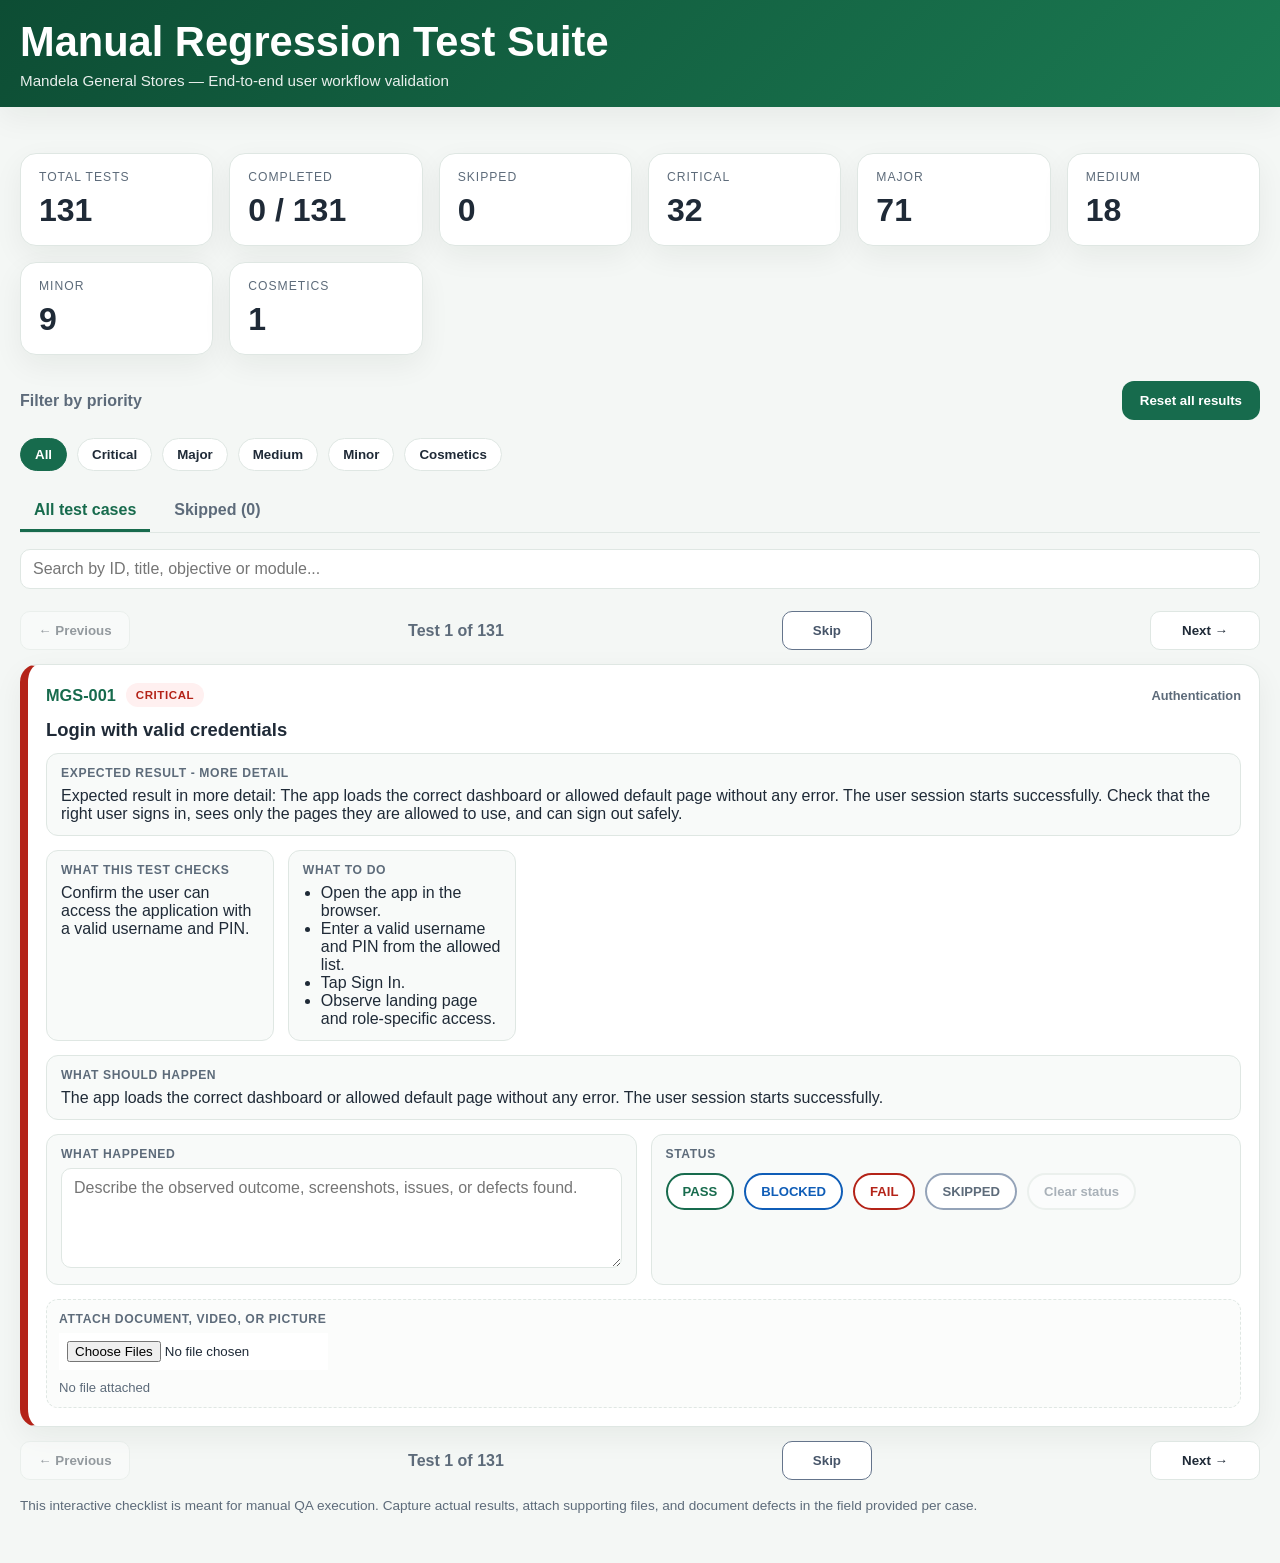
<file: manual-regression-tests.html>
<!doctype html>
<html lang="en">
  <head>
    <meta charset="UTF-8" />
    <meta name="viewport" content="width=device-width, initial-scale=1.0" />
    <title>Manual Regression Test Suite - Mandela General Stores</title>
    <style>
      :root {
        --bg: #f4f7f5;
        --card: #ffffff;
        --text: #1f2a37;
        --muted: #5d6b7a;
        --line: #dfe7e3;
        --green: #176b4d;
        --green-soft: #eaf7f1;
        --amber: #d97706;
        --amber-soft: #fff4df;
        --red: #b42318;
        --red-soft: #fff0f0;
        --blue: #0f5db7;
        --blue-soft: #edf4ff;
        --purple: #6b4ec4;
        --purple-soft: #f3eeff;
        --shadow: 0 10px 30px rgba(20, 31, 22, 0.06);
      }

      * { box-sizing: border-box; }
      html { scroll-behavior: smooth; }
      body {
        margin: 0;
        font-family: Arial, Helvetica, sans-serif;
        background: var(--bg);
        color: var(--text);
      }

      .topbar {
        position: sticky;
        top: 0;
        z-index: 10;
        background: linear-gradient(135deg, #0d4d34, #1b7a52);
        color: #fff;
        box-shadow: var(--shadow);
      }

      .topbar-inner {
        max-width: 1500px;
        margin: 0 auto;
        padding: 18px 20px;
      }

      h1 {
        margin: 0 0 6px;
        font-size: clamp(1.8rem, 2vw + 1rem, 3rem);
      }
      .subhead {
        font-size: 0.95rem;
        opacity: 0.9;
      }

      .container {
        max-width: 1500px;
        margin: 0 auto;
        padding: 24px 20px 50px;
      }

      .summary-grid {
        display: grid;
        grid-template-columns: repeat(auto-fit, minmax(180px, 1fr));
        gap: 16px;
        margin: 22px 0 26px;
      }

      .metric {
        background: var(--card);
        border: 1px solid var(--line);
        border-radius: 16px;
        box-shadow: var(--shadow);
        padding: 16px 18px;
      }
      .metric-label {
        font-size: 0.76rem;
        text-transform: uppercase;
        letter-spacing: 0.08em;
        color: var(--muted);
        margin-bottom: 8px;
      }
      .metric-value {
        font-size: 2rem;
        font-weight: 800;
      }

      .filters {
        display: flex;
        flex-wrap: wrap;
        gap: 10px;
        margin: 18px 0 20px;
      }

      .filter-btn {
        background: #fff;
        color: var(--text);
        border: 1px solid var(--line);
        border-radius: 999px;
        padding: 8px 14px;
        cursor: pointer;
        font-weight: 700;
      }
      .filter-btn.active {
        background: var(--green);
        color: #fff;
        border-color: var(--green);
      }

      .search-wrap {
        margin: 10px 0 22px;
      }
      .search-wrap input {
        width: min(100%, 420px);
        padding: 12px 14px;
        border-radius: 12px;
        border: 1px solid var(--line);
        font-size: 1rem;
      }

      .tests {
        display: grid;
        gap: 18px;
      }

      .test-card {
        background: var(--card);
        border: 1px solid var(--line);
        border-left: 8px solid #9aa7a0;
        border-radius: 18px;
        box-shadow: var(--shadow);
        padding: 18px;
        transition: background-color 0.18s ease, border-color 0.18s ease;
      }
      .test-card.result-pass {
        background: #d9f5e5;
        border-color: #38a169;
      }
      .test-card.result-blocked {
        background: #dbeafe;
        border-color: #3b82f6;
      }
      .test-card.result-fail {
        background: #fee2e2;
        border-color: #ef4444;
      }
      .test-card.result-skipped {
        background: #f1f5f9;
        border-color: #94a3b8;
      }
      .test-card[data-priority="critical"] { border-left-color: var(--red); }
      .test-card[data-priority="major"] { border-left-color: var(--amber); }
      .test-card[data-priority="medium"] { border-left-color: var(--blue); }
      .test-card[data-priority="minor"] { border-left-color: var(--purple); }
      .test-card[data-priority="cosmetics"] { border-left-color: #7f8c8d; }

      .test-header {
        display: flex;
        justify-content: space-between;
        align-items: center;
        gap: 12px;
        flex-wrap: wrap;
        margin-bottom: 12px;
      }

      .id-row {
        display: flex;
        align-items: center;
        gap: 10px;
        flex-wrap: wrap;
      }

      .test-id {
        font-weight: 800;
        color: var(--green);
        font-size: 1.02rem;
      }

      .priority {
        display: inline-block;
        font-size: 0.72rem;
        font-weight: 800;
        letter-spacing: 0.05em;
        text-transform: uppercase;
        border-radius: 999px;
        padding: 6px 10px;
      }
      .priority.critical { background: var(--red-soft); color: var(--red); }
      .priority.major { background: var(--amber-soft); color: var(--amber); }
      .priority.medium { background: var(--blue-soft); color: var(--blue); }
      .priority.minor { background: var(--purple-soft); color: var(--purple); }
      .priority.cosmetics { background: #eef2f4; color: #4a5565; }

      .test-title {
        font-size: 1.15rem;
        font-weight: 800;
        margin: 8px 0 12px;
      }

      .info-grid {
        display: grid;
        grid-template-columns: repeat(auto-fit, minmax(220px, 1fr));
        gap: 14px;
        margin-bottom: 8px;
      }

      .field-box {
        background: #f8faf9;
        border: 1px solid var(--line);
        border-radius: 12px;
        padding: 12px 14px;
      }
      .field-label {
        display: block;
        font-weight: 800;
        font-size: 0.76rem;
        color: var(--muted);
        text-transform: uppercase;
        letter-spacing: 0.05em;
        margin-bottom: 7px;
      }
      .field-box p, .field-box ul {
        margin: 0;
        color: var(--text);
      }
      .field-box ul {
        padding-left: 18px;
      }

      textarea, input[type="text"], select {
        width: 100%;
        border: 1px solid var(--line);
        border-radius: 10px;
        padding: 10px 12px;
        font: inherit;
        background: #fff;
      }
      textarea {
        min-height: 100px;
        resize: vertical;
      }

      .result-row {
        margin-top: 14px;
        display: grid;
        grid-template-columns: repeat(auto-fit, minmax(240px, 1fr));
        gap: 14px;
      }

      .attachment-section {
        margin-top: 14px;
        background: #fbfcfb;
        border: 1px dashed var(--line);
        border-radius: 12px;
        padding: 12px;
      }

      .attachment-section input[type="file"] {
        padding: 8px;
        background: #fff;
      }

      .status-row {
        display: flex;
        gap: 10px;
        align-items: center;
        flex-wrap: wrap;
        margin-top: 12px;
      }

      .status-btn {
        font-size: 0.82rem;
        padding: 9px 15px;
        font-weight: 800;
        border-radius: 999px;
        border: 2px solid transparent;
        cursor: pointer;
        background: #fff;
      }
      .status-btn[data-status="pass"] { color: var(--green); border-color: var(--green); }
      .status-btn[data-status="blocked"] { color: var(--blue); border-color: var(--blue); }
      .status-btn[data-status="fail"] { color: var(--red); border-color: var(--red); }
      .status-btn[data-status="skipped"] { color: var(--muted); border-color: #94a3b8; }
      .status-btn.clear-status-btn { color: var(--muted); border-color: var(--line); }
      .status-btn.clear-status-btn:disabled {
        opacity: 0.5;
        cursor: not-allowed;
      }
      .status-btn.selected[data-status="pass"] { background: var(--green); color: #fff; }
      .status-btn.selected[data-status="blocked"] { background: var(--blue); color: #fff; }
      .status-btn.selected[data-status="fail"] { background: var(--red); color: #fff; }
      .status-btn.selected[data-status="skipped"] { background: #64748b; color: #fff; }
      .issue-draft-note {
        margin-top: 10px;
        font-size: 0.82rem;
        color: var(--muted);
      }
      .issue-draft-link {
        display: inline-block;
        margin-top: 5px;
        color: var(--blue);
        font-weight: 800;
      }

      .pagination {
        display: flex;
        justify-content: space-between;
        align-items: center;
        gap: 12px;
        margin: 14px 0;
      }
      .pagination button {
        min-width: 110px;
        padding: 11px 16px;
        border: 1px solid var(--line);
        border-radius: 10px;
        background: #fff;
        color: var(--text);
        font-weight: 800;
        cursor: pointer;
      }
      .pagination button:disabled {
        opacity: 0.45;
        cursor: not-allowed;
      }
      .pagination .skip-btn {
        min-width: 90px;
        border-color: #64748b;
        color: #475569;
      }
      .pagination .skip-btn:hover:not(:disabled) {
        background: #f1f5f9;
      }
      .page-indicator {
        color: var(--muted);
        font-weight: 800;
        text-align: center;
      }

      .toolbar {
        display: flex;
        justify-content: space-between;
        align-items: center;
        gap: 14px;
        flex-wrap: wrap;
        margin: 20px 0 12px;
      }

      .toolbar button {
        background: var(--green);
        color: #fff;
        border: none;
        border-radius: 12px;
        padding: 12px 18px;
        font-weight: 800;
        cursor: pointer;
      }

      .status-tabs {
        display: flex;
        gap: 10px;
        margin: 0 0 16px;
        border-bottom: 1px solid var(--line);
      }
      .status-tab {
        padding: 10px 14px;
        border: 0;
        border-bottom: 3px solid transparent;
        background: transparent;
        color: var(--muted);
        font: inherit;
        font-weight: 800;
        cursor: pointer;
      }
      .status-tab.active {
        color: var(--green);
        border-bottom-color: var(--green);
      }

      .footer-note {
        font-size: 0.85rem;
        color: var(--muted);
        margin-top: 18px;
      }

      @media (max-width: 700px) {
        .container { padding: 18px 14px 42px; }
        .test-card { padding: 14px; }
        .toolbar { align-items: stretch; }
        .toolbar button { width: 100%; }
      }
    </style>
  </head>
  <body>
    <header class="topbar">
      <div class="topbar-inner">
        <h1>Manual Regression Test Suite</h1>
        <div class="subhead">Mandela General Stores — End-to-end user workflow validation</div>
      </div>
    </header>

    <main class="container">
      <div class="summary-grid" id="summary"></div>

      <div class="toolbar">
        <div style="font-weight:700; color: var(--muted);">Filter by priority</div>
        <button type="button" id="resetAll">Reset all results</button>
      </div>

      <div class="filters" id="filters"></div>
      <div class="status-tabs" role="tablist" aria-label="Test case status">
        <button type="button" class="status-tab active" id="allTestsTab" role="tab" aria-selected="true">All test cases</button>
        <button type="button" class="status-tab" id="skippedTestsTab" role="tab" aria-selected="false">Skipped (0)</button>
      </div>
      <div class="search-wrap">
        <input id="searchInput" type="text" placeholder="Search by ID, title, objective or module..." />
      </div>

      <nav class="pagination" aria-label="Test case pages">
        <button type="button" id="previousTest">← Previous</button>
        <span class="page-indicator" id="pageIndicator" aria-live="polite"></span>
        <button type="button" class="skip-btn" id="skipTest">Skip</button>
        <button type="button" id="nextTest">Next →</button>
      </nav>
      <section id="testList" class="tests"></section>
      <nav class="pagination" aria-label="Test case pages">
        <button type="button" id="previousTestBottom">← Previous</button>
        <span class="page-indicator" id="pageIndicatorBottom" aria-live="polite"></span>
        <button type="button" class="skip-btn" id="skipTestBottom">Skip</button>
        <button type="button" id="nextTestBottom">Next →</button>
      </nav>
      <div class="footer-note">
        This interactive checklist is meant for manual QA execution. Capture actual results, attach supporting files, and document defects in the field provided per case.
      </div>
    </main>

    <script>
      const priorities = ["critical", "major", "medium", "minor", "cosmetics"];
      const tests = [
        {
          id: "MGS-001",
          title: "Login with valid credentials",
          module: "Authentication",
          priority: "critical",
          objective: "Confirm the user can access the application with a valid username and PIN.",
          steps: [
            "Open the app in the browser.",
            "Enter a valid username and PIN from the allowed list.",
            "Tap Sign In.",
            "Observe landing page and role-specific access."
          ],
          expected: "The app loads the correct dashboard or allowed default page without any error. The user session starts successfully."
        },
        {
          id: "MGS-002",
          title: "Login with invalid credentials",
          module: "Authentication",
          priority: "critical",
          objective: "Verify failed login attempts are rejected securely and do not grant access.",
          steps: [
            "Try a wrong username and correct PIN.",
            "Try a valid username and wrong PIN.",
            "Try both incorrect."
          ],
          expected: "The system shows an error message, keeps the user on the login screen, and does not open any protected page."
        },
        {
          id: "MGS-003",
          title: "Session restore after browser refresh",
          module: "Authentication",
          priority: "major",
          objective: "Check that an authenticated session is restored correctly when the page reloads.",
          steps: [
            "Log in successfully.",
            "Refresh the page.",
            "Observe the app state and session expiry behavior."
          ],
          expected: "The user remains signed in within the configured session window. The app restores the user context and last page if valid."
        },
        {
          id: "MGS-004",
          title: "Session expiry and logout flow",
          module: "Authentication",
          priority: "major",
          objective: "Ensure the session expires or logs out safely when it should.",
          steps: [
            "Sign in and leave the app idle for longer than the session timeout window.",
            "Refresh or return to the app.",
            "Attempt to access protected functionality."
          ],
          expected: "The system logs out cleanly, removes session state, and redirects to login without leaving protected data accessible."
        },
        {
          id: "MGS-005",
          title: "Role-based tab restriction",
          module: "Access Control",
          priority: "critical",
          objective: "Validate that users only see allowed tabs and screens based on their role.",
          steps: [
            "Sign in as super user.",
            "Sign in as regular user.",
            "Sign in as clerk."
          ],
          expected: "Each user only sees permitted tabs and actions. Hidden functions remain inaccessible."
        },
        {
          id: "MGS-006",
          title: "Logout from the user menu",
          module: "Authentication",
          priority: "major",
          objective: "Ensure the user can sign out cleanly from the UI.",
          steps: [
            "Log in successfully.",
            "Open the user menu.",
            "Choose Sign Out."
          ],
          expected: "The app clears the session and returns to the login screen or secure startup state."
        },
        {
          id: "MGS-007",
          title: "Dashboard loads key KPIs",
          module: "Dashboard",
          priority: "major",
          objective: "Verify the dashboard calculates and displays summary KPIs accurately.",
          steps: [
            "Sign in and open the dashboard.",
            "Review sales, profit, stock, and summary cards."
          ],
          expected: "The dashboard shows current totals and correct business metrics for available records."
        },
        {
          id: "MGS-008",
          title: "Global search finds item by name, code, or type",
          module: "Dashboard",
          priority: "major",
          objective: "Confirm search is functional and returns relevant results.",
          steps: [
            "Open the dashboard search field.",
            "Search by item name.",
            "Search by code.",
            "Search by item type or category."
          ],
          expected: "Relevant records are returned with matching attributes. Empty results are handled gracefully."
        },
        {
          id: "MGS-009",
          title: "No results search handling",
          module: "Dashboard",
          priority: "minor",
          objective: "Check search UX when nothing matches.",
          steps: [
            "Search for a value that does not exist."
          ],
          expected: "The app clearly indicates no results and does not break or show stale data."
        },
        {
          id: "MGS-010",
          title: "Add new standard item",
          module: "Inventory",
          priority: "critical",
          objective: "Validate creation of a basic stock item.",
          steps: [
            "Open Inventory > Add.",
            "Enter a unique code and valid item details.",
            "Save the item."
          ],
          expected: "The item is saved successfully, displayed in stock, and visible in the inventory list."
        },
        {
          id: "MGS-011",
          title: "Add duplicate item code",
          module: "Inventory",
          priority: "critical",
          objective: "Ensure duplicate product codes are rejected or handled safely.",
          steps: [
            "Attempt to save an item with an already-used code."
          ],
          expected: "The app blocks duplicate creation and shows a clear validation message."
        },
        {
          id: "MGS-012",
          title: "Add item with missing required fields",
          module: "Inventory",
          priority: "critical",
          objective: "Confirm required field validation works.",
          steps: [
            "Leave a mandatory field blank.",
            "Try to save the item."
          ],
          expected: "Input validation blocks save and tells the user which fields are required."
        },
        {
          id: "MGS-013",
          title: "Add item with zero or negative stock values",
          module: "Inventory",
          priority: "major",
          objective: "Verify the app rejects invalid stock values for standard items.",
          steps: [
            "Attempt to create an item with quantity 0, negative number, or invalid formatting."
          ],
          expected: "The system rejects invalid values or applies the defined policy consistently and prompts the user."
        },
        {
          id: "MGS-014",
          title: "Add footwear item with sizes",
          module: "Inventory",
          priority: "critical",
          objective: "Test shoe inventory flows with multiple size rows.",
          steps: [
            "Open the footwear form.",
            "Add a shoe SKU with several sizes.",
            "Save the record."
          ],
          expected: "Each shoe size is persisted correctly and totals reflect the combined stock accurately."
        },
        {
          id: "MGS-015",
          title: "Add item with photo attachment",
          module: "Inventory",
          priority: "major",
          objective: "Validate photo upload during item creation.",
          steps: [
            "Add a new item.",
            "Attach an image.",
            "Save the item."
          ],
          expected: "The image is stored and displays in the item details or stock list without breaking the form."
        },
        {
          id: "MGS-016",
          title: "Edit existing item details",
          module: "Inventory",
          priority: "major",
          objective: "Ensure existing inventory records can be updated without data loss.",
          steps: [
            "Open an existing product record.",
            "Change its category to a different active non-footwear category and edit another field.",
            "Save the change."
          ],
          expected: "The selected category and other edits are saved and reflected in the stock list and category filters; the item code remains unchanged."
        },
        {
          id: "MGS-017",
          title: "Delete item from inventory",
          module: "Inventory",
          priority: "major",
          objective: "Confirm item deletion is intentional and safe.",
          steps: [
            "Open an item detail sheet.",
            "Choose delete/remove.",
            "Confirm the action."
          ],
          expected: "The item is removed from stock and no orphaned references remain in the inventory list or sales history."
        },
        {
          id: "MGS-018",
          title: "View item stock details and quantity",
          module: "Inventory",
          priority: "major",
          objective: "Check product details show accurate stock count.",
          steps: [
            "Open the stock list.",
            "Select an item to view detail."
          ],
          expected: "The UI displays the correct available stock and relevant metadata."
        },
        {
          id: "MGS-019",
          title: "Sell a standard item",
          module: "Sales",
          priority: "critical",
          objective: "Confirm the sale flow updates stock and records revenue.",
          steps: [
            "Open an item with stock.",
            "Select Sell.",
            "Enter a valid quantity and confirm sale."
          ],
          expected: "Stock decreases by the sold quantity. The sale is recorded and appears in sales history."
        },
        {
          id: "MGS-020",
          title: "Sell qty greater than available stock",
          module: "Sales",
          priority: "critical",
          objective: "Ensure the app prevents overselling.",
          steps: [
            "Try to sell more units than are in stock."
          ],
          expected: "Validation blocks the transaction and shows a clear error without deducting any stock."
        },
        {
          id: "MGS-021",
          title: "Sell record-only item",
          module: "Sales",
          priority: "major",
          objective: "Verify record-only items are sold without reducing stock quantities.",
          steps: [
            "Choose an item flagged as record-only.",
            "Complete a sale."
          ],
          expected: "The sale is logged, while stock is not deducted."
        },
        {
          id: "MGS-022",
          title: "Sell a footwear item by size",
          module: "Sales",
          priority: "critical",
          objective: "Validate shoe sales reduce only the selected size quantity.",
          steps: [
            "Open a shoe product.",
            "Sell one size row.",
            "Confirm."
          ],
          expected: "Only the selected size stock count decreases and the total reflects the correct remaining stock."
        },
        {
          id: "MGS-023",
          title: "Edit a sale after it is recorded",
          module: "Sales",
          priority: "major",
          objective: "Check that sale editing is consistent and does not corrupt totals.",
          steps: [
            "Capture a sale, including one linked to an item with a buy price of zero.",
            "Open the sales history.",
            "Edit the sale quantity, price, or payment method."
          ],
          expected: "The zero-cost sale can be edited; the updated sale reflects new values, and totals reconcile correctly."
        },
        {
          id: "MGS-024",
          title: "Void a sale",
          module: "Sales",
          priority: "critical",
          objective: "Confirm deletion/voiding a sale resets the affected stock and history accurately.",
          steps: [
            "Complete a sale.",
            "Void the sale.",
            "Check stock and dashboard totals."
          ],
          expected: "The sale is removed from history and related stock is restored without side effects."
        },
        {
          id: "MGS-025",
          title: "Sales history filters and date range",
          module: "Sales",
          priority: "major",
          objective: "Verify correct filtering and display of sales records across time periods.",
          steps: [
            "Open sales history.",
            "Use custom date filters and other selectors.",
            "Review the list and totals.",
            "Verify Today displays its transactions and summary by default.",
            "Select Last Month and verify it uses the previous calendar month.",
            "Open a date in a multi-day range, then use Back and Home."
          ],
          expected: "Sales History defaults to today's transactions with no Back button. This Week includes Sunday through today; Last Week includes the previous Sunday through Saturday; Last Month is the previous calendar month. Multi-day overviews show collapsed daily rows and a period total row with transactions, items, buy cost, sale amount, and profit. Opening a date shows only its transactions and totals. Back restores the previous filter/view; Home resets to Today and clears custom dates. Empty periods show a zero summary and a clear message; load failures offer Retry."
        },
        {
          id: "MGS-026",
          title: "Open business day",
          module: "Operations",
          priority: "critical",
          objective: "Validate day management for daily operations.",
          steps: [
            "Open the Operations section.",
            "Create or open a business day."
          ],
          expected: "The business day opens cleanly and displays active state."
        },
        {
          id: "MGS-027",
          title: "Close business day with reconciliation",
          module: "Operations",
          priority: "critical",
          objective: "Ensure closing a day records the reconciliation flow correctly.",
          steps: [
            "Open a day.",
            "Enter closing values and reconcile.",
            "Close the day."
          ],
          expected: "The day transitions to CLOSED/LOCKED as per system rules without losing recorded values."
        },
        {
          id: "MGS-028",
          title: "Lock day after historical close",
          module: "Operations",
          priority: "major",
          objective: "Confirm locked days cannot be edited.",
          steps: [
            "Lock a business day.",
            "Attempt edits or new transactions against it."
          ],
          expected: "The app blocks modification and shows the appropriate message or disabled state."
        },
        {
          id: "MGS-029",
          title: "Finance investment entry",
          module: "Finance",
          priority: "major",
          objective: "Verify investment recording is saved and totals update.",
          steps: [
            "Open Finance.",
            "Add an investment with amount and description.",
            "Save it."
          ],
          expected: "The investment appears in finance history and contributes correctly to totals."
        },
        {
          id: "MGS-030",
          title: "Finance expense entry and totals",
          module: "Finance",
          priority: "major",
          objective: "Validate business expenditure is tracked correctly.",
          steps: [
            "Add an expense entry.",
            "Review the summary and totals."
          ],
          expected: "The expense is stored and net totals reflect the increase in business spend."
        },
        {
          id: "MGS-031",
          title: "Finance withdrawal entry",
          module: "Finance",
          priority: "major",
          objective: "Check that withdrawals are captured without errors.",
          steps: [
            "Create a withdrawal transaction.",
            "Confirm it appears in the finance list."
          ],
          expected: "The withdrawal record is visible and totals are consistent with the accounting model."
        },
        {
          id: "MGS-032",
          title: "Negative or invalid finance values",
          module: "Finance",
          priority: "major",
          objective: "Ensure invalid financial input is rejected.",
          steps: [
            "Try to save a negative amount or malformed finance entry."
          ],
          expected: "The system blocks invalid values and shows clear validation guidance."
        },
        {
          id: "MGS-033",
          title: "Wishlist item creation",
          module: "Wishlist",
          priority: "major",
          objective: "Confirm wishlist entries can be added and managed.",
          steps: [
            "Open the wishlist section.",
            "Add a wanted item, supplier, and status."
          ],
          expected: "The wishlist item is saved and visible in the list with the expected metadata."
        },
        {
          id: "MGS-034",
          title: "Supplier list management",
          module: "Wishlist",
          priority: "medium",
          objective: "Validate supplier creation, editing, and deletion flow.",
          steps: [
            "Add a supplier.",
            "Refresh or inspect the list.",
            "Attempt to remove or duplicate a supplier."
          ],
          expected: "Suppliers display correctly, and duplicates or invalid input are prevented or handled."
        },
        {
          id: "MGS-035",
          title: "Add photo to wishlist item",
          module: "Wishlist",
          priority: "minor",
          objective: "Verify wishlist photos are accepted and displayed.",
          steps: [
            "Add a wishlist item.",
            "Attach an image file."
          ],
          expected: "The photo is saved and displayed without corrupting the form or record."
        },
        {
          id: "MGS-036",
          title: "Offline behavior and queueing",
          module: "Sync",
          priority: "critical",
          objective: "Check that user actions still work while offline and are queued for later sync.",
          steps: [
            "Disconnect internet or use offline mode.",
            "Create or update an item or sale.",
            "Refresh the page."
          ],
          expected: "The app remains usable and queued changes retry once internet is restored."
        },
        {
          id: "MGS-037",
          title: "Restore local data from cloud",
          module: "Sync",
          priority: "major",
          objective: "Verify the destructive restore process behaves as expected.",
          steps: [
            "Switch to a state with cloud data available.",
            "Trigger Restore Local from Cloud."
          ],
          expected: "User is warned clearly, and local data is replaced only after confirmation."
        },
        {
          id: "MGS-038",
          title: "Push and pull sync with local changes",
          module: "Sync",
          priority: "critical",
          objective: "Check cloud synchronization after local changes are made.",
          steps: [
            "Create a local change while online.",
            "Run sync push/pull actions.",
            "Confirm records propagate to the cloud and back."
          ],
          expected: "Local changes synchronize to the correct environment without data loss, duplication, or conflicts."
        },
        {
          id: "MGS-039",
          title: "Development vs production environment switch",
          module: "Settings",
          priority: "major",
          objective: "Ensure environment detection and switching are correct.",
          steps: [
            "Open Settings.",
            "Switch between Development and Production.",
            "Observe the database and collection behavior."
          ],
          expected: "The app clearly reflects the active environment and does not mix production and dev data."
        },
        {
          id: "MGS-040",
          title: "Install PWA banner and install flow",
          module: "PWA",
          priority: "medium",
          objective: "Validate the install prompt behavior for supported browsers.",
          steps: [
            "Open the site in a browser that supports PWA install.",
            "Observe the install banner or install flow."
          ],
          expected: "The install prompt appears when appropriate and opens the install flow without blocking core app usage."
        },
        {
          id: "MGS-041",
          title: "Service worker and offline cache startup",
          module: "PWA",
          priority: "major",
          objective: "Confirm the app remains available offline after cached startup.",
          steps: [
            "Load the app once while online.",
            "Disable or disconnect network.",
            "Reload the app."
          ],
          expected: "The app loads offline or falls back gracefully without crashing or showing a blank screen."
        },
        {
          id: "MGS-042",
          title: "Settings save and apply changes",
          module: "Settings",
          priority: "major",
          objective: "Ensure settings persist and take effect immediately.",
          steps: [
            "Open Settings.",
            "Modify a value such as currency, environment, or AI config.",
            "Save and reload the page."
          ],
          expected: "The setting persists and is used correctly after reload without errors."
        },
        {
          id: "MGS-043",
          title: "AI key validation and configuration",
          module: "Settings",
          priority: "medium",
          objective: "Check that the AI key feature handles valid and invalid input correctly.",
          steps: [
            "Open the AI settings card.",
            "Attempt to save a blank key, invalid key, and valid key."
          ],
          expected: "Validation catches invalid values and valid keys enable the AI feature as expected."
        },
        {
          id: "MGS-044",
          title: "Long text and special characters input",
          module: "General UX",
          priority: "minor",
          objective: "Check resilience when users type long values or characters such as apostrophes, commas, or symbols.",
          steps: [
            "Add inventory data with long names, special symbols, and punctuation.",
            "Save and reload."
          ],
          expected: "Text is displayed correctly without truncation, breaking, or corruption."
        },
        {
          id: "MGS-045",
          title: "Empty inventory state",
          module: "Inventory",
          priority: "minor",
          objective: "Verify the app behaves correctly when no inventory exists.",
          steps: [
            "Clear all inventory records or use an empty database state.",
            "Open the stock list and add page."
          ],
          expected: "The app displays a clear empty state rather than a broken or blank screen."
        },
        {
          id: "MGS-046",
          title: "Browser refresh during active transaction",
          module: "General UX",
          priority: "major",
          objective: "Check responsiveness and recovery after a refresh during save or sale operations.",
          steps: [
            "Start an item save or sale.",
            "Refresh the page mid-process if possible."
          ],
          expected: "The app recovers cleanly, does not corrupt data, and does not leave duplication or inconsistent states."
        },
        {
          id: "MGS-047",
          title: "Cross-tab conflict handling",
          module: "General UX",
          priority: "major",
          objective: "Verify that multiple tabs do not corrupt data or create inconsistent sync states.",
          steps: [
            "Open the app in two tabs.",
            "Edit or create records in both tabs."
          ],
          expected: "Conflict handling is stable, no data loss occurs, and sync updates remain consistent."
        },
        {
          id: "MGS-048",
          title: "Cosmetic validation across navigation and spacing",
          module: "UI Polish",
          priority: "cosmetics",
          objective: "Review UI clarity, spacing, alignment, and readability across main screens.",
          steps: [
            "Review the login, dashboard, inventory, sales, and settings screens on desktop and mobile sizes."
          ],
          expected: "Buttons, text, spacing, and layout remain aligned, legible, and visually consistent."
        },
        {
          id: "MGS-049",
          title: "Add and select product categories",
          module: "Inventory",
          priority: "major",
          objective: "Verify category setup and selection stay consistent across item forms and filters.",
          steps: ["Create a category and, if supported, a child category.", "Open Add Item and select each category.", "Save an item and filter the stock list by the category."],
          expected: "The saved item is associated with the selected category and appears under the correct category filter."
        },
        {
          id: "MGS-050",
          title: "Edit item while preserving its unique code",
          module: "Inventory",
          priority: "major",
          objective: "Check editing a product does not accidentally duplicate or change its SKU.",
          steps: ["Open an existing item.", "Change its name or type but leave its code unchanged.", "Save and search by the original code."],
          expected: "The existing record is updated once and remains searchable by its original unique code."
        },
        {
          id: "MGS-051",
          title: "Reject invalid item prices and quantities",
          module: "Inventory",
          priority: "critical",
          objective: "Prevent malformed, negative, or out-of-range numeric values from corrupting stock or pricing.",
          steps: ["Try blank, negative, alphabetic, decimal, and maximum-boundary values in price and quantity fields.", "Attempt to save each invalid combination."],
          expected: "Invalid values are rejected or normalized according to the field rules; no bad item is saved and no existing item is changed."
        },
        {
          id: "MGS-052",
          title: "Calculate profit preview from buy and sell prices",
          module: "Inventory",
          priority: "major",
          objective: "Validate the displayed profit preview follows the entered item prices.",
          steps: ["Enter a buy price and a higher sell price.", "Change the sell price.", "Set the sell price below the buy price."],
          expected: "The preview updates immediately and accurately, including the below-cost case, without saving unintended values."
        },
        {
          id: "MGS-053",
          title: "Create an item with variants",
          module: "Inventory",
          priority: "major",
          objective: "Check that variant items are grouped and searched correctly.",
          steps: ["Create multiple records sharing the intended item code/group with different variants.", "Save them and view the stock list.", "Search for the group code and a specific variant."],
          expected: "Variants are grouped as designed, each variant retains its own correct stock and details, and search finds the expected records."
        },
        {
          id: "MGS-054",
          title: "Change stock measurement units",
          module: "Settings / Inventory",
          priority: "medium",
          objective: "Verify an item's selected stock unit displays consistently in forms and details.",
          steps: ["Choose a non-default unit when adding or editing an item.", "Save it and inspect its list and detail views.", "Reload the app and inspect again."],
          expected: "The chosen unit persists and is displayed consistently without changing the numeric quantity."
        },
        {
          id: "MGS-055",
          title: "Restock a standard item",
          module: "Inventory",
          priority: "critical",
          objective: "Confirm restocking increases quantity exactly once.",
          steps: ["Open a stocked item and record its current quantity.", "Use the restock action and enter a valid quantity.", "Confirm and reopen the item."],
          expected: "Stock increases by exactly the entered quantity and remains correct after navigation or reload."
        },
        {
          id: "MGS-056",
          title: "Cancel restock without changing stock",
          module: "Inventory",
          priority: "major",
          objective: "Ensure dismissing a restock sheet does not apply a partial stock change.",
          steps: ["Open the restock action.", "Enter a quantity, then cancel or close the sheet.", "Reopen the item details."],
          expected: "The original quantity remains unchanged and no stock movement is recorded."
        },
        {
          id: "MGS-057",
          title: "Delete item and cancel confirmation",
          module: "Inventory",
          priority: "major",
          objective: "Ensure cancelling item deletion preserves the item and its stock.",
          steps: ["Open an item and start the delete action.", "Cancel the confirmation.", "Search for and reopen the item."],
          expected: "The item, its variants or sizes, and its stock remain unchanged."
        },
        {
          id: "MGS-058",
          title: "Search stock and clear all filters",
          module: "Inventory",
          priority: "medium",
          objective: "Check combined text search, category filters, and clear behavior.",
          steps: ["Search by partial name and code.", "Apply a category filter.", "Clear the search and filters."],
          expected: "Results match all active filters; clearing them restores the full list without stale chips or hidden items."
        },
        {
          id: "MGS-059",
          title: "Out-of-stock monitor classification",
          module: "Inventory",
          priority: "major",
          objective: "Verify out-of-stock and low-stock items appear in the appropriate monitor groups.",
          steps: ["Prepare items with zero, low, and healthy quantities, including a shoe if available.", "Open the stock monitor.", "Compare monitor counts and items to stock details."],
          expected: "Each item is classified correctly, shoe totals use size stock, and monitor counts match the displayed items."
        },
        {
          id: "MGS-060",
          title: "Select footwear sizes and enter stock details",
          module: "Inventory",
          priority: "major",
          objective: "Verify the footwear form generates sizes after category selection and reveals stock entry after size selection.",
          steps: ["Open the add-item form and select a footwear category; verify minimum and maximum both default to 0 and the size picker is hidden.", "Enter a minimum greater than the maximum and generate; verify no picker appears. Then enter a valid range and click Generate sizes.", "Select multiple size buttons and confirm quantity and pricing fields appear; enter stock and prices, then save."],
          expected: "Invalid ranges are rejected; maximum size may equal or exceed minimum size. Only sizes in the generated range appear, the picker stays hidden until generation, stock entry follows size selection, and each selected size saves with the intended quantity and prices."
        },
        {
          id: "MGS-061",
          title: "Set up per-size footwear prices",
          module: "Inventory",
          priority: "major",
          objective: "Verify footwear size rows can retain their individual prices.",
          steps: ["Choose per-size pricing.", "Enter different buy or sell prices and quantities for at least two sizes.", "Save and reopen the item."],
          expected: "Each size retains its own price and quantity after saving and reopening."
        },
        {
          id: "MGS-062",
          title: "Footwear size totals and generated ranges",
          module: "Inventory",
          priority: "major",
          objective: "Validate generated shoe-size ranges and footwear stock totals.",
          steps: ["Select a footwear category and generate a range with distinct minimum and maximum values.", "Check that every integer in the generated range appears, with no sizes outside it.", "Create or use footwear with quantities in multiple sizes and check the parent total."],
          expected: "The picker contains each generated size exactly once and footwear totals equal the sum of size quantities."
        },
        {
          id: "MGS-063",
          title: "Bulk restock selected footwear sizes",
          module: "Inventory",
          priority: "major",
          objective: "Check bulk shoe restock changes only the selected size rows.",
          steps: ["Open a footwear item's bulk restock action.", "Add stock to two sizes and leave another unchanged.", "Confirm and inspect every size."],
          expected: "Selected size quantities increase by the entered amounts; all unselected sizes remain unchanged."
        },
        {
          id: "MGS-064",
          title: "Remove item photo while editing",
          module: "Inventory",
          priority: "minor",
          objective: "Ensure removing a photo does not clear unrelated item data.",
          steps: ["Edit an item that has a photo.", "Remove its photo and save.", "Reopen the item and inspect its other fields."],
          expected: "The photo is removed while the code, prices, category, quantity, and other fields remain intact."
        },
        {
          id: "MGS-065",
          title: "Review photo-based stock import before saving",
          module: "Inventory",
          priority: "major",
          objective: "Validate the photo import review and editable row workflow.",
          steps: ["Open Add Stock from Photo and provide a supported image.", "Review extracted rows and edit a name, code, or price.", "Cancel without importing."],
          expected: "The review remains editable, cancelling creates no items, and existing stock is unchanged."
        },
        {
          id: "MGS-066",
          title: "Import valid photo-extracted stock rows",
          module: "Inventory",
          priority: "major",
          objective: "Ensure confirmed photo import creates the intended inventory records.",
          steps: ["Prepare a photo import with at least two valid rows.", "Review and correct the values.", "Import and search for each item."],
          expected: "Only confirmed valid rows are imported and their codes, names, prices, quantities, and types match the review."
        },
        {
          id: "MGS-067",
          title: "Reject duplicate codes during stock import",
          module: "Inventory",
          priority: "critical",
          objective: "Prevent photo import from silently creating duplicate SKUs or overwriting stock.",
          steps: ["Prepare an import containing an existing code and a repeated code within the import.", "Review the warnings and attempt import."],
          expected: "Duplicates are reported and handled according to the import rules; existing inventory is not silently overwritten."
        },
        {
          id: "MGS-068",
          title: "Create and edit a wishlist entry",
          module: "Wishlist",
          priority: "major",
          objective: "Verify required wishlist fields, draft progression, saving, and later editing.",
          steps: ["Attempt to save with required details missing.", "Complete the name and other required details, choose a unit, and save.", "Edit the entry and save again."],
          expected: "Incomplete entries are blocked with guidance; valid entries save and edits persist without duplicate entries."
        },
        {
          id: "MGS-069",
          title: "Wishlist status and section filters",
          module: "Wishlist",
          priority: "medium",
          objective: "Check wishlist entries move between applicable status or section views.",
          steps: ["Create entries in different available statuses or sections.", "Switch the wishlist view and apply its filters.", "Change an entry's status and revisit the views."],
          expected: "Each entry appears in the correct view and status changes persist."
        },
        {
          id: "MGS-070",
          title: "Select and bulk-edit wishlist entries",
          module: "Wishlist",
          priority: "major",
          objective: "Verify bulk selection applies edits only to selected wishlist entries.",
          steps: ["Select several entries and leave one unselected.", "Open bulk edit, change an available field, and save.", "Compare selected and unselected records."],
          expected: "Selected entries receive the intended change; unselected records are not modified."
        },
        {
          id: "MGS-071",
          title: "Cancel bulk wishlist edit",
          module: "Wishlist",
          priority: "medium",
          objective: "Ensure cancelling a bulk edit leaves all selected entries unchanged.",
          steps: ["Select multiple wishlist entries and enter bulk edit.", "Change a field and cancel.", "Reopen the entries."],
          expected: "No changes are persisted when the bulk edit is cancelled."
        },
        {
          id: "MGS-072",
          title: "Create and reopen a saved wishlist list",
          module: "Wishlist",
          priority: "major",
          objective: "Check saved-list membership and reopening behavior.",
          steps: ["Select wishlist entries and add them to a named saved list.", "Open the saved list.", "Change the general wishlist and reopen the saved list."],
          expected: "The saved list retains the intended members and opens independently of unrelated wishlist changes."
        },
        {
          id: "MGS-073",
          title: "Export saved wishlist list",
          module: "Wishlist",
          priority: "medium",
          objective: "Verify exporting a saved list produces a usable file with the correct entries.",
          steps: ["Open a saved list with known entries.", "Export it.", "Open the downloaded file and compare its contents."],
          expected: "The export completes and includes the correct saved-list item details without adding unrelated entries."
        },
        {
          id: "MGS-074",
          title: "Add selected wishlist items to pending list",
          module: "Wishlist",
          priority: "major",
          objective: "Validate moving selected entries into the pending purchase workflow.",
          steps: ["Select wishlist entries eligible for the pending list.", "Use the add-to-pending action.", "Open pending and verify the resulting entries."],
          expected: "Only selected eligible entries are added, and repeated actions do not create unintended duplicates."
        },
        {
          id: "MGS-075",
          title: "Purchase budget metrics on dashboard",
          module: "Dashboard / Wishlist",
          priority: "medium",
          objective: "Check active purchase budget information is reflected on the dashboard.",
          steps: ["Review the dashboard with no active budget.", "Create or activate a budget with known planned amounts.", "Return to the dashboard."],
          expected: "The empty state is correct without a budget; active budget metrics reflect the configured values."
        },
        {
          id: "MGS-076",
          title: "Sell a shoe when the chosen size is out of stock",
          module: "Sales",
          priority: "critical",
          objective: "Prevent selling an unavailable shoe size when other sizes remain in stock.",
          steps: ["Use a shoe item where one size has zero stock and another has stock.", "Attempt to sell the zero-stock size."],
          expected: "The sale is blocked for the empty size; no other size quantity or total changes."
        },
        {
          id: "MGS-077",
          title: "Enter a sale quantity directly",
          module: "Sales",
          priority: "major",
          objective: "Verify direct quantity entry accepts valid quantities and rejects invalid or excessive values.",
          steps: ["Open a sell form for an item with sufficient stock and a Record Only item.", "Enter a valid quantity directly.", "Try zero, negative, fractional, greater than 999,999, and above-stock quantities."],
          expected: "Valid values are accepted; invalid quantities are rejected before recording or deducting stock."
        },
        {
          id: "MGS-078",
          title: "Review and confirm sale price override",
          module: "Sales",
          priority: "major",
          objective: "Check permitted price changes are reflected consistently in the sale and profit.",
          steps: ["Open a sell form for an item with a zero buy price, and another without a recorded buy price.", "For the latter, try a negative buy price, then 0; enter a permitted alternate price with cents, then try a zero or negative actual price.", "Review the displayed price and profit, then complete a test sale with valid values."],
          expected: "Zero buy cost and valid decimal prices are accepted; negative buy prices and explicit zero/negative actual sale prices are rejected rather than silently replaced by defaults; saved totals use the confirmed price."
        },
        {
          id: "MGS-079",
          title: "Cancel a sale before confirmation",
          module: "Sales",
          priority: "major",
          objective: "Ensure closing or cancelling the sale sheet does not record a transaction.",
          steps: ["Open a sell form and enter a quantity.", "Cancel or close without confirming.", "Check stock and sales history."],
          expected: "No sale is added and no stock is deducted."
        },
        {
          id: "MGS-080",
          title: "Sell a missing item from search",
          module: "Sales / Wishlist",
          priority: "major",
          objective: "Verify the unified Sell search creates an incomplete inventory item and its linked sale and restock monitor row atomically.",
          steps: ["Open Sell and search for a name that is not in inventory.", "Choose the new-item action, enter quantity and sale price, leave buy price at 0, select a category, then submit once.", "Repeat with the explicit Buy price is unknown option, then inspect each sale, inventory item, and restock monitor row."],
          expected: "Each sale links to one inventory item and one needs-restock monitor row; selected category is saved; known zero cost remains 0 while the explicit unknown choice saves a null cost and unavailable profit."
        },
        {
          id: "MGS-081",
          title: "Verify sales entry is cash-only",
          module: "Sales",
          priority: "medium",
          objective: "Keep sale entry aligned with the cash-only workflow.",
          steps: ["Record a standard sale and a missing-item quick sale.", "Review each transaction in sales history."],
          expected: "Both entry flows save Cash without displaying an unused payment selector; legacy sale payment details remain readable."
        },
        {
          id: "MGS-082",
          title: "History period totals and date boundaries",
          module: "Sales",
          priority: "major",
          objective: "Verify history filters include the intended start and end dates and recalculate totals.",
          steps: ["Create or identify sales on dates just before, on, and after the selected range.", "Apply a custom date range.", "Compare visible sales and totals."],
          expected: "Only records within the selected date boundaries appear and all displayed totals match those records."
        },
        {
          id: "MGS-083",
          title: "Search and inspect a sale record",
          module: "Sales",
          priority: "medium",
          objective: "Check sales history search and detail view identify the correct transaction.",
          steps: ["Open history and search using a known item name or code.", "Open a matching record.", "Compare date, quantity, price, seller, and payment details."],
          expected: "Search returns the correct matching sale and the detail view shows the saved transaction data."
        },
        {
          id: "MGS-084",
          title: "Sale edits preserve stock ledger consistency",
          module: "Sales / Inventory",
          priority: "critical",
          objective: "Ensure editing sale quantity or price keeps inventory, sale history, and totals aligned.",
          steps: ["Record a sale and note stock and totals.", "Edit the sale quantity or price using the supported flow.", "Recheck stock, sales history, and dashboard totals."],
          expected: "The change is reflected once in the sale and all stock and financial totals reconcile."
        },
        {
          id: "MGS-085",
          title: "Void a shoe sale restores only the sold size",
          module: "Sales / Inventory",
          priority: "critical",
          objective: "Check voiding a footwear sale restores the affected size and not other sizes.",
          steps: ["Record a sale against one shoe size.", "Void the sale.", "Compare all size quantities and the parent total."],
          expected: "Only the sold size is restored by the sale quantity; the parent total and history are correct."
        },
        {
          id: "MGS-086",
          title: "Create a customer with required name",
          module: "Customers",
          priority: "major",
          objective: "Verify customer creation requires a usable name and handles optional phone safely.",
          steps: ["Try saving a blank customer name.", "Create a customer with a valid name and no phone.", "Create one with a valid phone."],
          expected: "Blank names are rejected; valid records save and optional phone values do not block creation."
        },
        {
          id: "MGS-087",
          title: "Search customer list by name and phone",
          module: "Customers",
          priority: "medium",
          objective: "Check customer search matches supported name and phone input.",
          steps: ["Create or identify customers with distinct names and phone numbers.", "Search by full and partial name, then by phone.", "Clear search."],
          expected: "Relevant customers appear for each query and clearing search restores the list."
        },
        {
          id: "MGS-088",
          title: "Add an item to a customer ledger",
          module: "Customers",
          priority: "major",
          objective: "Verify customer ledger item transactions update the balance and history.",
          steps: ["Open a customer detail.", "Add an item with date, description, quantity, and unit price.", "Review the ledger and balance."],
          expected: "A single correctly dated transaction is added and the customer balance reflects its amount."
        },
        {
          id: "MGS-089",
          title: "Record partial customer payment",
          module: "Customers",
          priority: "critical",
          objective: "Ensure payment transactions reduce the customer balance by the amount received.",
          steps: ["Use a customer with an outstanding balance.", "Record a partial payment with method, date, and note.", "Review the ledger and remaining balance."],
          expected: "The payment appears once with its method and the balance decreases by exactly the received amount."
        },
        {
          id: "MGS-090",
          title: "Reject invalid customer payment amounts",
          module: "Customers",
          priority: "major",
          objective: "Prevent zero, negative, or malformed payment amounts from changing balances.",
          steps: ["Attempt to save zero, negative, and malformed payment amounts.", "Reopen the customer ledger."],
          expected: "Invalid payments are rejected and neither the ledger nor balance changes."
        },
        {
          id: "MGS-091",
          title: "Edit customer ledger record",
          module: "Customers",
          priority: "major",
          objective: "Check editing a customer transaction recalculates its balance correctly.",
          steps: ["Create an item transaction or payment.", "Edit its date, description or amount.", "Review ledger order and balance."],
          expected: "The existing transaction updates once and the displayed balance is recalculated correctly."
        },
        {
          id: "MGS-092",
          title: "Cancel customer record edit",
          module: "Customers",
          priority: "medium",
          objective: "Ensure cancelling an edit does not change the customer ledger.",
          steps: ["Open an existing ledger record for editing.", "Change fields and cancel.", "Reopen the record."],
          expected: "Original values and customer balance remain unchanged."
        },
        {
          id: "MGS-093",
          title: "Delete customer and review recycle behavior",
          module: "Customers",
          priority: "major",
          objective: "Verify deleting a customer keeps the customer and transaction history in the recycle bin for 30 days, unless the user deletes it sooner.",
          steps: ["In a safe test database, create two customers with transaction history and move both to the recycle bin.", "Check they are hidden from the active list, remain in the recycle bin, and show how long until expiry.", "Restore the first customer before expiry and confirm its history is still present.", "For the second customer, confirm it remains in the bin on day 29; then open the app or customer list on day 30 or later.", "Move the first customer to the bin again, choose Delete now, and cancel once; confirm it stays in the bin. Repeat and confirm the permanent deletion."],
          expected: "A deleted customer and its transaction history remain recoverable for 30 days and the bin shows the expiry time. Restoring keeps the history. On or after day 30, the next app start or customer-list open removes expired recycled customers and their history. Delete now asks for confirmation; cancelling keeps the record, while confirming permanently removes it and its linked transactions."
        },
        {
          id: "MGS-094",
          title: "Finance entry type, date, and description",
          module: "Finance",
          priority: "major",
          objective: "Check valid finance entries save with their selected type, category, date, and description.",
          steps: ["Create a test entry for each available finance type.", "Include a category when offered.", "Review the transaction list and summary."],
          expected: "Each entry retains its details and contributes to the correct finance totals."
        },
        {
          id: "MGS-095",
          title: "Finance transaction filters and summaries",
          module: "Finance",
          priority: "medium",
          objective: "Verify finance type filters show the right transactions and summaries.",
          steps: ["Open finance transactions.", "Switch between all, investment, and expense filters.", "Compare visible rows and summary values."],
          expected: "Only matching records display and the summary corresponds to the active filter."
        },
        {
          id: "MGS-096",
          title: "Finance value boundary and required-field validation",
          module: "Finance",
          priority: "major",
          objective: "Prevent invalid amounts or incomplete finance transactions from being saved.",
          steps: ["Try blank, zero, negative, and malformed amounts.", "Try saving without required details.", "Review the finance list."],
          expected: "Invalid or incomplete entries are rejected with clear guidance and do not affect totals."
        },
        {
          id: "MGS-097",
          title: "Finance reconciliation action",
          module: "Finance / Operations",
          priority: "critical",
          objective: "Check finance reconciliation action and its result against known test records.",
          steps: ["Use the development database with known sales, expenses, and withdrawals.", "Run the available reconciliation action.", "Compare the reported result with an independent manual total."],
          expected: "The reconciliation result matches the source records and any mismatch is clearly reported without changing unrelated records."
        },
        {
          id: "MGS-098",
          title: "Reject negative opening and closing balances",
          module: "Operations",
          priority: "major",
          objective: "Ensure negative cash, till, M-Pesa, expense, or withdrawal values are not accepted.",
          steps: ["Open a test business day.", "Enter a negative value in each applicable opening or closing field.", "Attempt to save or reconcile."],
          expected: "Invalid negative amounts are blocked and the day is not saved with corrupted balances."
        },
        {
          id: "MGS-099",
          title: "Opening balances lock after saving",
          module: "Operations",
          priority: "critical",
          objective: "Verify opening amounts are recorded once and become locked for the active day.",
          steps: ["Open the business day and enter known cash, till, and M-Pesa opening amounts.", "Save and lock opening.", "Navigate away and return."],
          expected: "The opening values persist, display as locked, and cannot be accidentally edited through the normal flow."
        },
        {
          id: "MGS-100",
          title: "Cancel day close and retain open-day state",
          module: "Operations",
          priority: "major",
          objective: "Ensure cancelling the close form leaves the active day open.",
          steps: ["Start closing an open day and enter values.", "Choose Cancel.", "Review the day status and reopen the close form."],
          expected: "The day remains open and no closing values are committed by the cancelled attempt."
        },
        {
          id: "MGS-101",
          title: "Reconcile known day totals",
          module: "Operations",
          priority: "critical",
          objective: "Check closing reconciliation against known cash, till, M-Pesa, injected money, expenses, and withdrawals.",
          steps: ["Use a development day with known test transactions.", "Enter independently calculated closing values.", "Reconcile and compare the displayed difference and insights."],
          expected: "The calculation matches the documented inputs and any shortage or overage is shown accurately."
        },
        {
          id: "MGS-102",
          title: "Redo closing while keeping opening balances",
          module: "Operations",
          priority: "major",
          objective: "Verify the redo-closing action preserves opening data and permits corrected closing values.",
          steps: ["Close a development test day.", "Choose Redo closing only.", "Enter corrected closing amounts and reconcile again."],
          expected: "Opening balances remain unchanged and only the closing reconciliation is replaced by the corrected result."
        },
        {
          id: "MGS-103",
          title: "Review past business day sessions",
          module: "Operations",
          priority: "medium",
          objective: "Check historical sessions display the correct business dates and reconciliation values.",
          steps: ["Create and close two development test days with distinct totals.", "Open Past Sessions.", "Compare each session's date and totals."],
          expected: "Past sessions are listed against the correct business date with their saved reconciliation details."
        },
        {
          id: "MGS-104",
          title: "Dashboard period selectors and totals",
          module: "Dashboard",
          priority: "major",
          objective: "Verify today, week, month, and all-time selectors recalculate summary metrics.",
          steps: ["Use test sales across multiple dates.", "Select each period.", "Compare displayed sales and profit to records in that range."],
          expected: "Each period includes the correct dates and its KPIs update without carrying totals from another period."
        },
        {
          id: "MGS-105",
          title: "Low-stock dashboard and inventory indicators",
          module: "Dashboard / Inventory",
          priority: "major",
          objective: "Check low-stock counts and alerts match inventory quantities.",
          steps: ["Prepare items with healthy, low, and zero stock.", "Review dashboard alerts and inventory badges.", "Restock one item and refresh the views."],
          expected: "Counts and alerts match current quantities and update after restocking."
        },
        {
          id: "MGS-106",
          title: "Development environment isolation",
          module: "Settings / Sync",
          priority: "critical",
          objective: "Ensure development operations use only the development database and never upload to production.",
          steps: ["Run the app on localhost and confirm Development is active.", "Create a uniquely named test record and make changes while online.", "Inspect sync status and verify the production environment is untouched."],
          expected: "Development data stays in its separate local database, cloud sync remains disabled, and no production records are changed."
        },
        {
          id: "MGS-107",
          title: "Offline changes retry after reconnect",
          module: "Sync",
          priority: "critical",
          objective: "Verify local writes survive network loss and retry safely when connectivity returns.",
          steps: ["Go offline and create or edit a test item.", "Reload while offline and verify the local change.", "Reconnect and observe sync status."],
          expected: "The local change persists offline and sync retries when online without losing or duplicating the record."
        },
        {
          id: "MGS-108",
          title: "Repeated sync is idempotent",
          module: "Sync",
          priority: "critical",
          objective: "Check repeated push or retry actions do not create duplicate cloud records.",
          steps: ["In a safe production test account or approved development environment, create one syncable record.", "Run the sync/retry flow more than once.", "Compare local and cloud record identifiers and counts."],
          expected: "Retries update the same deterministic record and do not create duplicate records."
        },
        {
          id: "MGS-109",
          title: "Restore local data cancellation safety",
          module: "Sync / Settings",
          priority: "critical",
          objective: "Ensure a destructive restore does not proceed if the user cancels its warning.",
          steps: ["Use an approved non-production environment with identifiable local data.", "Start Restore Local from Cloud.", "Cancel the confirmation and inspect local data."],
          expected: "Restore is cancelled and local records remain unchanged."
        },
        {
          id: "MGS-110",
          title: "Rebuild sync outbox from local records",
          module: "Sync / Settings",
          priority: "major",
          objective: "Verify explicit outbox recovery queues eligible local data without deleting local records.",
          steps: ["Use the development environment with representative local records.", "Run Retry all local changes or the outbox rebuild action.", "Inspect the result and confirm records remain locally available."],
          expected: "Eligible data is queued for retry, local records are preserved, and progress or errors are reported."
        },
        {
          id: "MGS-111",
          title: "Service worker update prompt actions",
          module: "PWA",
          priority: "medium",
          objective: "Check update notification can be applied or dismissed without blocking the current session.",
          steps: ["When a new service worker is waiting, inspect the update banner.", "Choose Later and continue working.", "On a later test deployment, choose Update now."],
          expected: "Dismissal keeps the current session usable; accepting applies the update and reloads as designed without losing persisted records."
        },
        {
          id: "MGS-112",
          title: "Add and remove a custom stock unit",
          module: "Settings",
          priority: "medium",
          objective: "Verify custom unit validation, use, and removal behavior.",
          steps: ["Add a custom abbreviation and full unit name.", "Use it on a test inventory item.", "Remove or disable the unit and inspect the existing item."],
          expected: "Valid units can be added and selected; invalid duplicates are handled clearly and removing a unit does not corrupt saved item data."
        },
        {
          id: "MGS-113",
          title: "Reset stock units to defaults",
          module: "Settings",
          priority: "minor",
          objective: "Check the unit reset action restores defaults and reports the active unit count.",
          steps: ["Change enabled units or add a custom unit in a safe environment.", "Reset units to default.", "Reload Settings."],
          expected: "Default units and active count are restored and remain consistent after reload."
        },
        {
          id: "MGS-114",
          title: "Add a sale motivation message",
          module: "Settings",
          priority: "minor",
          objective: "Verify message category and text are saved and available after reload.",
          steps: ["Choose a message category and add a valid message.", "Reload the app and inspect the message library.", "Complete a test sale in Development if safe."],
          expected: "The message persists under its category and the sale flow uses an available message as designed."
        },
        {
          id: "MGS-115",
          title: "Save and remove AI API key",
          module: "Settings / AI",
          priority: "major",
          objective: "Check AI key configuration can be saved and removed on the current device.",
          steps: ["Save a valid test key without sharing it in screenshots or notes.", "Verify enabled status.", "Remove the key and reload Settings."],
          expected: "The key status changes as expected and removal disables the AI configuration on that device."
        },
        {
          id: "MGS-116",
          title: "AI assistant handles missing key and failed request",
          module: "AI Assistant",
          priority: "medium",
          objective: "Verify AI entry points fail clearly without interrupting normal app workflows.",
          steps: ["Open AI Assistant without a configured key.", "Configure a test key that produces a controlled request failure.", "Use an AI action and return to the app."],
          expected: "The app explains missing or failed AI requests, does not show misleading success, and normal inventory and sales remain usable."
        },
        {
          id: "MGS-117",
          title: "Notification panel and clear action",
          module: "Notifications",
          priority: "minor",
          objective: "Check notifications open, display messages, and clear as expected.",
          steps: ["Generate a development notification or sync status message.", "Open the notification panel.", "Clear notifications and reopen the panel."],
          expected: "The panel displays available messages and clearing removes them without affecting business records."
        },
        {
          id: "MGS-118",
          title: "Preserve user input with HTML-like text",
          module: "Security / General UX",
          priority: "major",
          objective: "Ensure user-entered text is rendered as text rather than executable markup.",
          steps: ["In Development, enter harmless HTML-like text such as <b>test</b> in an item name, customer, or note.", "Save and view the record in list and detail screens."],
          expected: "The value is safely displayed as text; no markup is executed, layout is not injected, and the saved text remains readable."
        },
        {
          id: "MGS-119",
          title: "Recover from unavailable local storage or database",
          module: "General UX / Storage",
          priority: "major",
          objective: "Check startup reports local data failures instead of showing a false ready state.",
          steps: ["Use browser developer tools in a disposable profile to simulate blocked storage or an IndexedDB failure.", "Reload the app and attempt login."],
          expected: "A clear error is reported, protected actions do not proceed as if data were ready, and the existing production profile is not modified."
        },
        {
          id: "MGS-120",
          title: "Verify keyboard and touch navigation",
          module: "Accessibility / UI",
          priority: "minor",
          objective: "Review core flows for keyboard focus visibility and usable touch targets.",
          steps: ["Navigate login, inventory search, item forms, and status controls using Tab and Enter.", "Repeat on a narrow touch viewport.", "Check dialogs can be dismissed and focus remains understandable."],
          expected: "Interactive controls can be reached and used, focus is visible, and mobile controls remain readable and operable."
        },
        {
          id: "MGS-121",
          title: "Sell search matches stock-list fields",
          module: "Sales / Inventory",
          priority: "major",
          objective: "Keep Sales dropdown matches consistent with stock-list matching for item type, category, and size or variant.",
          steps: ["Prepare inventory items with distinct types, categories, variants, and footwear size records that are absent from the parent item name/code.", "In Sell, search using each value.", "Compare the filtered stock list with dropdown results and select each matching item."],
          expected: "Every item matched by the stock-list search also appears in Sell dropdown results; no matching item is offered as not in inventory."
        },
        {
          id: "MGS-122",
          title: "Repeat sale edits without overwriting stock movements",
          module: "Sales / Inventory",
          priority: "critical",
          objective: "Ensure every committed quantity edit has one distinct, stable stock movement.",
          steps: ["In Development, note an item's derived quantity and the sale's movement records.", "Edit the same sale quantity twice, saving after each edit.", "Reopen the item and compare the ledger-derived quantity with the expected stock."],
          expected: "Both edits remain represented by distinct movement IDs; ledger-derived stock equals opening stock minus the final sale quantity."
        },
        {
          id: "MGS-123",
          title: "Edit an unlinked off-stock sale offline",
          module: "Sales / Sync",
          priority: "major",
          objective: "Verify edits to unlinked sales update both local data and the durable sync outbox.",
          steps: ["In Development, create a quick sale for a missing item, then disconnect the network.", "Edit its quantity or price and save.", "Inspect the sale monitor row and queued sales/wishlist changes, then reconnect and sync."],
          expected: "The edit saves locally, the monitor quantity and estimated cost match the edited sale, sync operations remain queued offline, and cloud values update after reconnect."
        },
        {
          id: "MGS-124",
          title: "Void a sale exactly once",
          module: "Sales / Inventory",
          priority: "critical",
          objective: "Keep sale deletion, stock restoration, ledger movement, finance cleanup, monitor cleanup, and sync queue consistent.",
          steps: ["In Development, record a tracked item sale and note stock, ledger, finance, and monitor records.", "Void the sale while offline.", "Check the local sale, restored quantity, ledger move, and queued tombstones; attempt to open/void the same sale again."],
          expected: "The local void is atomic, stock is restored once, related rows are removed, sync tombstones are queued, and retrying cannot restore stock a second time."
        },
        {
          id: "MGS-125",
          title: "Display the actual sale price and legacy quantities",
          module: "Sales / History",
          priority: "major",
          objective: "Verify history uses the transaction price rather than the catalogue price and legacy fields remain consistent.",
          steps: ["In a disposable Development database, prepare a sale with different priceUsed and sellPrice values, plus sales using legacy price aliases, absent quantity, explicit zero quantity, and unknown cost.", "Compare period totals, table rows, sale details, and CSV export."],
          expected: "The transaction-specific actualPrice or priceUsed is shown ahead of the catalogue sellPrice; missing quantity uses the documented legacy default of one, explicit zero remains zero, and unknown cost/profit display as unavailable."
        },
        {
          id: "MGS-126",
          title: "Use Nairobi business dates consistently",
          module: "Sales / Dashboard",
          priority: "major",
          objective: "Check timestamp-only sales and dashboard date ranges at Nairobi day and month boundaries.",
          steps: ["In Development, prepare sales on either side of Nairobi midnight and around the first and last day of a month, including records without businessDate.", "Review the dashboard's today, week, and month filters and compare them with sales history."],
          expected: "Dashboard and history use the same Africa/Nairobi business date; the current month starts on day one, the previous month ends on its actual last day, and no neighboring-month sales are included."
        },
        {
          id: "MGS-127",
          title: "Complete a sale without waiting for view refresh",
          module: "Sales / Performance",
          priority: "major",
          objective: "Ensure sale confirmation reports the committed sale promptly when inventory/history refresh work is large.",
          steps: ["In Development, populate a large catalogue and stock-movement ledger.", "Complete a standard sale and a quick sale.", "Observe the saving indicator and success screen while background views refresh."],
          expected: "The atomic save resolves, saving state clears, and success is shown before slower dashboard/list/history refresh completes; refresh failures clearly report that the sale itself was saved."
        },
        {
          id: "MGS-128",
          title: "Neutralize spreadsheet formulas in CSV",
          module: "Sales / Export",
          priority: "major",
          objective: "Prevent user-controlled text cells from executing spreadsheet formulas when opened.",
          steps: ["In Development, create an item name and code starting with =, +, -, or @.", "Export sales to CSV and inspect the affected cells in a text editor and spreadsheet."],
          expected: "Formula-leading text is prefixed safely while CSV quoting and embedded quote handling remain valid."
        },
        {
          id: "MGS-129",
          title: "Filter sales history and read full record values",
          module: "Sales / History",
          priority: "major",
          objective: "Verify date filters return the matching sales and table content is not clipped on narrow screens.",
          steps: ["In Development, prepare sales across today, yesterday, this week, last week, this month, and last month.", "Try each period filter and a valid custom range; also test an incomplete and reversed custom range.", "Open daily and individual-record views at a narrow viewport, then horizontally scroll the record tables."],
          expected: "Each period shows only sales within its Nairobi business-date range; invalid custom ranges explain what needs correction; long item names and numeric values remain readable without changing font sizes."
        },
        {
          id: "MGS-130",
          title: "Preserve sale description when stock is added later",
          module: "Sales / History",
          priority: "major",
          objective: "Ensure linking an earlier off-stock sale to a newly created inventory item does not rewrite its historical description.",
          steps: ["In Development, record an off-stock sale with a distinct item name and code.", "Later, add an inventory item with the same code but a different name or category.", "Open the earlier sale in history and inspect its displayed name and category."],
          expected: "The earlier sale keeps the item name and category recorded at sale time; only its inventory link is backfilled."
        },
        {
          id: "MGS-131",
          title: "Preserve every sale when Firestore IDs collide",
          module: "Sales / Sync",
          priority: "critical",
          objective: "Ensure sales with different timestamps remain distinct and no automatic cleanup deletes a transaction.",
          steps: ["In Development, record two otherwise identical sales a short time apart.", "In the browser console, duplicate one sale record with the same fbId but a different timestamp, then run deduplicateSales().", "Sync and check all three transaction timestamps in sales history and the Firestore sales collection.", "Run deduplicateSales() again and confirm the repaired IDs remain stable."],
          expected: "No sales record is removed. Each distinct timestamp has a distinct Firestore document ID, all transactions remain in history and cloud storage, and repeated cleanup does not create new IDs."
        }
      ];

      const summaryEl = document.getElementById('summary');
      const filtersEl = document.getElementById('filters');
      const testListEl = document.getElementById('testList');
      const searchInput = document.getElementById('searchInput');
      const resultStorageKey = 'mgs-manual-regression-results-v1';
      let testResults = {};
      try {
        testResults = JSON.parse(localStorage.getItem(resultStorageKey) || '{}');
      } catch (error) {
        console.warn('Saved regression results could not be loaded.', error);
      }
      const attachedFiles = new Map();

      let activePriority = 'all';
      let activeStatusTab = 'all';
      let currentPage = 0;

      function saveResults() {
        try {
          localStorage.setItem(resultStorageKey, JSON.stringify(testResults));
        } catch (error) {
          console.error('Regression results could not be saved.', error);
        }
      }

      function getFilteredTests() {
        const query = searchInput.value.trim().toLowerCase();
        return tests.filter((test) => {
          const matchesPriority = activePriority === 'all' || test.priority === activePriority;
          const matchesStatus =
            activeStatusTab === 'all' ||
            testResults[test.id]?.status === 'skipped';
          const haystack = `${test.id} ${test.title} ${test.module} ${test.objective}`.toLowerCase();
          const matchesSearch = !query || haystack.includes(query);
          return matchesPriority && matchesStatus && matchesSearch;
        });
      }

      function renderSummary() {
        const counts = priorities.reduce((acc, pr) => {
          acc[pr] = tests.filter((test) => test.priority === pr).length;
          return acc;
        }, {});

        const cards = [
          { label: 'Total tests', value: tests.length },
          {
            label: 'Completed',
            value: `${tests.filter((test) => ['pass', 'blocked', 'fail'].includes(testResults[test.id]?.status)).length} / ${tests.length}`
          },
          {
            label: 'Skipped',
            value: tests.filter((test) => testResults[test.id]?.status === 'skipped').length
          },
          { label: 'Critical', value: counts.critical },
          { label: 'Major', value: counts.major },
          { label: 'Medium', value: counts.medium },
          { label: 'Minor', value: counts.minor },
          { label: 'Cosmetics', value: counts.cosmetics }
        ];

        summaryEl.innerHTML = cards.map((card) => `
          <div class="metric">
            <div class="metric-label">${card.label}</div>
            <div class="metric-value">${card.value}</div>
          </div>
        `).join('');
      }

      function renderStatusTabs() {
        const skippedCount = tests.filter(
          (test) => testResults[test.id]?.status === 'skipped',
        ).length;
        const allTab = document.getElementById('allTestsTab');
        const skippedTab = document.getElementById('skippedTestsTab');
        skippedTab.textContent = `Skipped (${skippedCount})`;
        allTab.classList.toggle('active', activeStatusTab === 'all');
        skippedTab.classList.toggle('active', activeStatusTab === 'skipped');
        allTab.setAttribute('aria-selected', String(activeStatusTab === 'all'));
        skippedTab.setAttribute('aria-selected', String(activeStatusTab === 'skipped'));
      }

      function renderFilters() {
        const filterOptions = ['all', ...priorities];
        filtersEl.innerHTML = filterOptions.map((pr) => `
          <button class="filter-btn ${activePriority === pr ? 'active' : ''}" data-priority="${pr}">
            ${pr === 'all' ? 'All' : pr.charAt(0).toUpperCase() + pr.slice(1)}
          </button>
        `).join('');
      }

      function buildIssueDraftUrl(test, result, files) {
        const title = `[Manual Regression] ${test.id}: ${test.title}`;
        const evidence = files.length
          ? `\n\nSelected evidence files (attach them to the issue before submitting):\n${files.map((file) => `- ${file.name}`).join('\n')}`
          : '';
        const body = [
          `## Failed manual regression test: ${test.id}`,
          '',
          `**Title:** ${test.title}`,
          `**Priority:** ${test.priority.toUpperCase()}`,
          `**Module:** ${test.module}`,
          '',
          '**Objective**',
          test.objective,
          '',
          '**Steps to reproduce**',
          ...test.steps.map((step, index) => `${index + 1}. ${step}`),
          '',
          '**Expected result**',
          test.expected,
          '',
          '**Actual result**',
          result.actual?.trim() || '(No actual result entered yet.)',
          evidence,
          '',
          '> This issue was prepared from the manual regression test page. Review and submit it on GitHub.'
        ].join('\n');
        const params = new URLSearchParams({ title, body });
        return `https://github.com/onchari/malimali/issues/new?${params.toString()}`;
      }

      function buildTestSummary(test) {
        const module = test.module.toLowerCase();
        let extraCheck =
          'Check the screen or record named in this test to make sure the result is clear, saved where needed, and does not change anything unrelated.';

        if (module.includes('security') || module.includes('access control')) {
          extraCheck =
            'Check that only the right user can do this. A user without permission must not be able to make the change.';
        } else if (module.includes('authentication')) {
          extraCheck =
            'Check that the right user signs in, sees only the pages they are allowed to use, and can sign out safely.';
        } else if (module.includes('customer')) {
          extraCheck = test.title.toLowerCase().includes('creat')
            ? 'Check that the new customer appears in the customer list with the correct name and phone number. A blank name must not create a record.'
            : 'Check that the customer history shows the right transaction and that the balance matches it.';
        } else if (module.includes('sales')) {
          extraCheck =
            'Check that the sale appears once in the sales history, the totals are correct, and stock changes only when it should.';
        } else if (module.includes('inventory')) {
          extraCheck =
            'Check that the item shows the right category, price, and quantity in the stock list, and that other items stay unchanged.';
        } else if (module.includes('finance')) {
          extraCheck =
            'Check that the entry appears once in the finance list and is counted in the right total.';
        } else if (module.includes('operations')) {
          extraCheck =
            'Check that the result is saved for the correct business day and that a locked day cannot be changed.';
        } else if (module.includes('sync')) {
          extraCheck =
            'Check that the latest changes appear on other devices using the same environment after syncing, without missing or repeated records. Development and Production data must stay separate.';
        } else if (module.includes('wishlist')) {
          extraCheck =
            'Check that the right item appears in the right list with the correct status and budget, without creating a duplicate.';
        } else if (module.includes('dashboard')) {
          extraCheck =
            'Check that the figures match the saved records and the selected date range.';
        } else if (module.includes('settings')) {
          extraCheck =
            'Check that the setting is still saved after you reopen the app and that it changes only the feature it controls.';
        } else if (module.includes('ai assistant')) {
          extraCheck =
            'Check that the answer matches the question and available shop data. Shop records should not change unless you choose an action that changes them.';
        } else if (module.includes('pwa')) {
          extraCheck =
            'Check that the app still opens and works as described after a refresh or when offline, where that applies.';
        } else if (module.includes('notification')) {
          extraCheck =
            'Check that the alert is easy to understand, appears at the right time, and can be dismissed without changing shop records.';
        } else if (
          module.includes('accessibility') ||
          module.includes('ui polish') ||
          module.includes('general ux')
        ) {
          extraCheck =
            'Check that the page is easy to read and use, and that buttons and messages behave as expected on the tested screen size or input method.';
        }

        return `Expected result in more detail: ${test.expected} ${extraCheck}`;
      }

      function renderTests() {
        const filtered = getFilteredTests();
        const maxPage = Math.max(0, filtered.length - 1);
        currentPage = Math.min(currentPage, maxPage);
        const pageTest = filtered[currentPage];
        const pageIndicator = filtered.length
          ? `Test ${currentPage + 1} of ${filtered.length}`
          : 'No test cases';
        ['pageIndicator', 'pageIndicatorBottom'].forEach((id) => {
          document.getElementById(id).textContent = pageIndicator;
        });
        ['previousTest', 'previousTestBottom'].forEach((id) => {
          document.getElementById(id).disabled = currentPage === 0;
        });
        ['nextTest', 'nextTestBottom'].forEach((id) => {
          document.getElementById(id).disabled =
            filtered.length === 0 || currentPage >= maxPage;
        });
        ['skipTest', 'skipTestBottom'].forEach((id) => {
          document.getElementById(id).disabled =
            filtered.length === 0 ||
            activeStatusTab !== 'all' ||
            pageTest?.id == null ||
            testResults[pageTest.id]?.status === 'skipped';
        });

        if (!filtered.length) {
          const emptyMessage =
            activeStatusTab === 'skipped'
              ? 'No test cases have been skipped yet.'
              : 'No matching test cases found.';
          testListEl.innerHTML = `<div class="test-card"><div class="test-title">${emptyMessage}</div></div>`;
          return;
        }

        const result = testResults[pageTest.id] || {};
        const files = attachedFiles.get(pageTest.id) || [];
        const issueDraftUrl = result.status === 'fail'
          ? buildIssueDraftUrl(pageTest, result, files)
          : '';
        testListEl.innerHTML = `
          <article class="test-card ${result.status ? `result-${result.status}` : ''}" data-priority="${pageTest.priority}">
            <div class="test-header">
              <div class="id-row">
                <span class="test-id">${pageTest.id}</span>
                <span class="priority ${pageTest.priority}">${pageTest.priority}</span>
              </div>
              <span style="font-size: 0.8rem; color: var(--muted); font-weight: 700;">${pageTest.module}</span>
            </div>

            <div class="test-title">${pageTest.title}</div>

            <div class="info-grid">
              <div class="field-box" style="grid-column: 1 / -1;">
                <span class="field-label">Expected Result - More Detail</span>
                <p>${buildTestSummary(pageTest)}</p>
              </div>
              <div class="field-box">
                <span class="field-label">What This Test Checks</span>
                <p>${pageTest.objective}</p>
              </div>
              <div class="field-box">
                <span class="field-label">What to Do</span>
                <ul>
                  ${pageTest.steps.map((step) => `<li>${step}</li>`).join('')}
                </ul>
              </div>
              <div class="field-box" style="grid-column: 1 / -1;">
                <span class="field-label">What Should Happen</span>
                <p>${pageTest.expected}</p>
              </div>
            </div>

            <div class="result-row">
              <div class="field-box">
                <span class="field-label">What Happened</span>
                <textarea data-role="actual-result" placeholder="Describe the observed outcome, screenshots, issues, or defects found."></textarea>
              </div>
              <div class="field-box">
                <span class="field-label">Status</span>
                <div class="status-row">
                  <button type="button" class="status-btn" data-status="pass" aria-pressed="${result.status === 'pass'}">PASS</button>
                  <button type="button" class="status-btn" data-status="blocked" aria-pressed="${result.status === 'blocked'}">BLOCKED</button>
                  <button type="button" class="status-btn" data-status="fail" aria-pressed="${result.status === 'fail'}">FAIL</button>
                  <button type="button" class="status-btn" data-status="skipped" aria-pressed="${result.status === 'skipped'}">SKIPPED</button>
                  <button type="button" class="status-btn clear-status-btn" data-role="clear-status" ${result.status ? '' : 'disabled'}>Clear status</button>
                </div>
                <div class="issue-draft-note" data-role="issue-draft-note" ${result.status === 'fail' ? '' : 'hidden'}>
                  A GitHub issue draft was opened. Review it and submit on GitHub; attachments are not uploaded automatically.
                  <a class="issue-draft-link" data-role="issue-draft-link" href="${issueDraftUrl}" target="_blank" rel="noopener noreferrer">Open GitHub issue draft</a>
                </div>
              </div>
            </div>

            <div class="attachment-section">
              <div class="field-label">Attach document, video, or picture</div>
              <input type="file" multiple accept=".pdf,.doc,.docx,.png,.jpg,.jpeg,.mp4,.mov,.avi,.webm,.gif" data-role="attachment" />
              <div style="margin-top: 10px; font-size: 0.82rem; color: var(--muted);" data-role="attachment-summary"></div>
            </div>
          </article>
        `;

        testListEl.querySelectorAll('.status-btn[data-status]').forEach((button) => {
          const selected = button.dataset.status === result.status;
          button.classList.toggle('selected', selected);
          button.addEventListener('click', () => {
            const nextStatus = button.dataset.status;
            const openingFail = nextStatus === 'fail' && result.status !== 'fail';
            const actualResult = testListEl.querySelector('[data-role="actual-result"]');
            result.actual = actualResult.value;
            result.status = nextStatus;
            testResults[pageTest.id] = result;
            saveResults();
            renderSummary();
            renderStatusTabs();
            if (openingFail) {
              const issueUrl = buildIssueDraftUrl(
                pageTest,
                result,
                attachedFiles.get(pageTest.id) || [],
              );
              window.open(issueUrl, '_blank', 'noopener,noreferrer');
            }
            renderTests();
          });
        });

        testListEl.querySelector('[data-role="clear-status"]').addEventListener('click', () => {
          const actualResult = testListEl.querySelector('[data-role="actual-result"]');
          result.actual = actualResult.value;
          delete result.status;
          if (!result.actual) delete testResults[pageTest.id];
          else testResults[pageTest.id] = result;
          saveResults();
          renderSummary();
          renderStatusTabs();
          renderTests();
        });

        const actualResult = testListEl.querySelector('[data-role="actual-result"]');
        actualResult.value = result.actual || '';
        actualResult.addEventListener('input', () => {
          result.actual = actualResult.value;
          testResults[pageTest.id] = result;
          saveResults();
          if (result.status === 'fail') {
            const issueLink = testListEl.querySelector('[data-role="issue-draft-link"]');
            if (issueLink) {
              issueLink.href = buildIssueDraftUrl(
                pageTest,
                result,
                attachedFiles.get(pageTest.id) || [],
              );
            }
          }
        });
        const attachmentSummary = testListEl.querySelector('[data-role="attachment-summary"]');
        attachmentSummary.textContent = files.length
          ? files.map((file) => file.name).join(', ')
          : 'No file attached';

        document.querySelectorAll('[data-role="attachment"]').forEach((input) => {
          input.addEventListener('change', (event) => {
            const selectedFiles = Array.from(event.target.files || []);
            attachedFiles.set(pageTest.id, selectedFiles);
            const summary = event.target.parentElement.querySelector('[data-role="attachment-summary"]');
            summary.textContent = selectedFiles.length
              ? selectedFiles.map((file) => file.name).join(', ')
              : 'No file attached';
            if (result.status === 'fail') {
              const issueLink = testListEl.querySelector('[data-role="issue-draft-link"]');
              if (issueLink) {
                issueLink.href = buildIssueDraftUrl(pageTest, result, selectedFiles);
              }
            }
          });
        });
      }

      function movePage(direction) {
        const count = getFilteredTests().length;
        currentPage = Math.max(0, Math.min(currentPage + direction, count - 1));
        renderTests();
        window.scrollTo({ top: 0, behavior: 'smooth' });
      }

      function skipCurrentTest() {
        const filtered = getFilteredTests();
        const pageTest = filtered[currentPage];
        if (!pageTest || activeStatusTab !== 'all') return;
        const result = testResults[pageTest.id] || {};
        const actualResult = testListEl.querySelector('[data-role="actual-result"]');
        if (actualResult) result.actual = actualResult.value;
        result.status = 'skipped';
        testResults[pageTest.id] = result;
        saveResults();
        renderSummary();
        renderStatusTabs();
        currentPage = Math.min(currentPage + 1, Math.max(0, filtered.length - 1));
        renderTests();
        window.scrollTo({ top: 0, behavior: 'smooth' });
      }

      document.getElementById('previousTest').addEventListener('click', () => movePage(-1));
      document.getElementById('previousTestBottom').addEventListener('click', () => movePage(-1));
      document.getElementById('nextTest').addEventListener('click', () => movePage(1));
      document.getElementById('nextTestBottom').addEventListener('click', () => movePage(1));
      document.getElementById('skipTest').addEventListener('click', skipCurrentTest);
      document.getElementById('skipTestBottom').addEventListener('click', skipCurrentTest);

      document.getElementById('allTestsTab').addEventListener('click', () => {
        activeStatusTab = 'all';
        currentPage = 0;
        renderStatusTabs();
        renderTests();
      });
      document.getElementById('skippedTestsTab').addEventListener('click', () => {
        activeStatusTab = 'skipped';
        currentPage = 0;
        renderStatusTabs();
        renderTests();
      });

      filtersEl.addEventListener('click', (event) => {
        const btn = event.target.closest('.filter-btn');
        if (!btn) return;
        activePriority = btn.dataset.priority;
        currentPage = 0;
        renderFilters();
        renderTests();
      });

      searchInput.addEventListener('input', () => {
        currentPage = 0;
        renderTests();
      });

      document.getElementById('resetAll').addEventListener('click', () => {
        if (!window.confirm('Reset all test statuses and actual results?')) return;
        Object.keys(testResults).forEach((id) => delete testResults[id]);
        attachedFiles.clear();
        try {
          localStorage.removeItem(resultStorageKey);
        } catch (error) {
          console.error('Saved regression results could not be cleared.', error);
        }
        renderSummary();
        renderStatusTabs();
        renderTests();
      });

      renderSummary();
      renderFilters();
      renderStatusTabs();
      renderTests();
    </script>
  </body>
</html>
</file>
